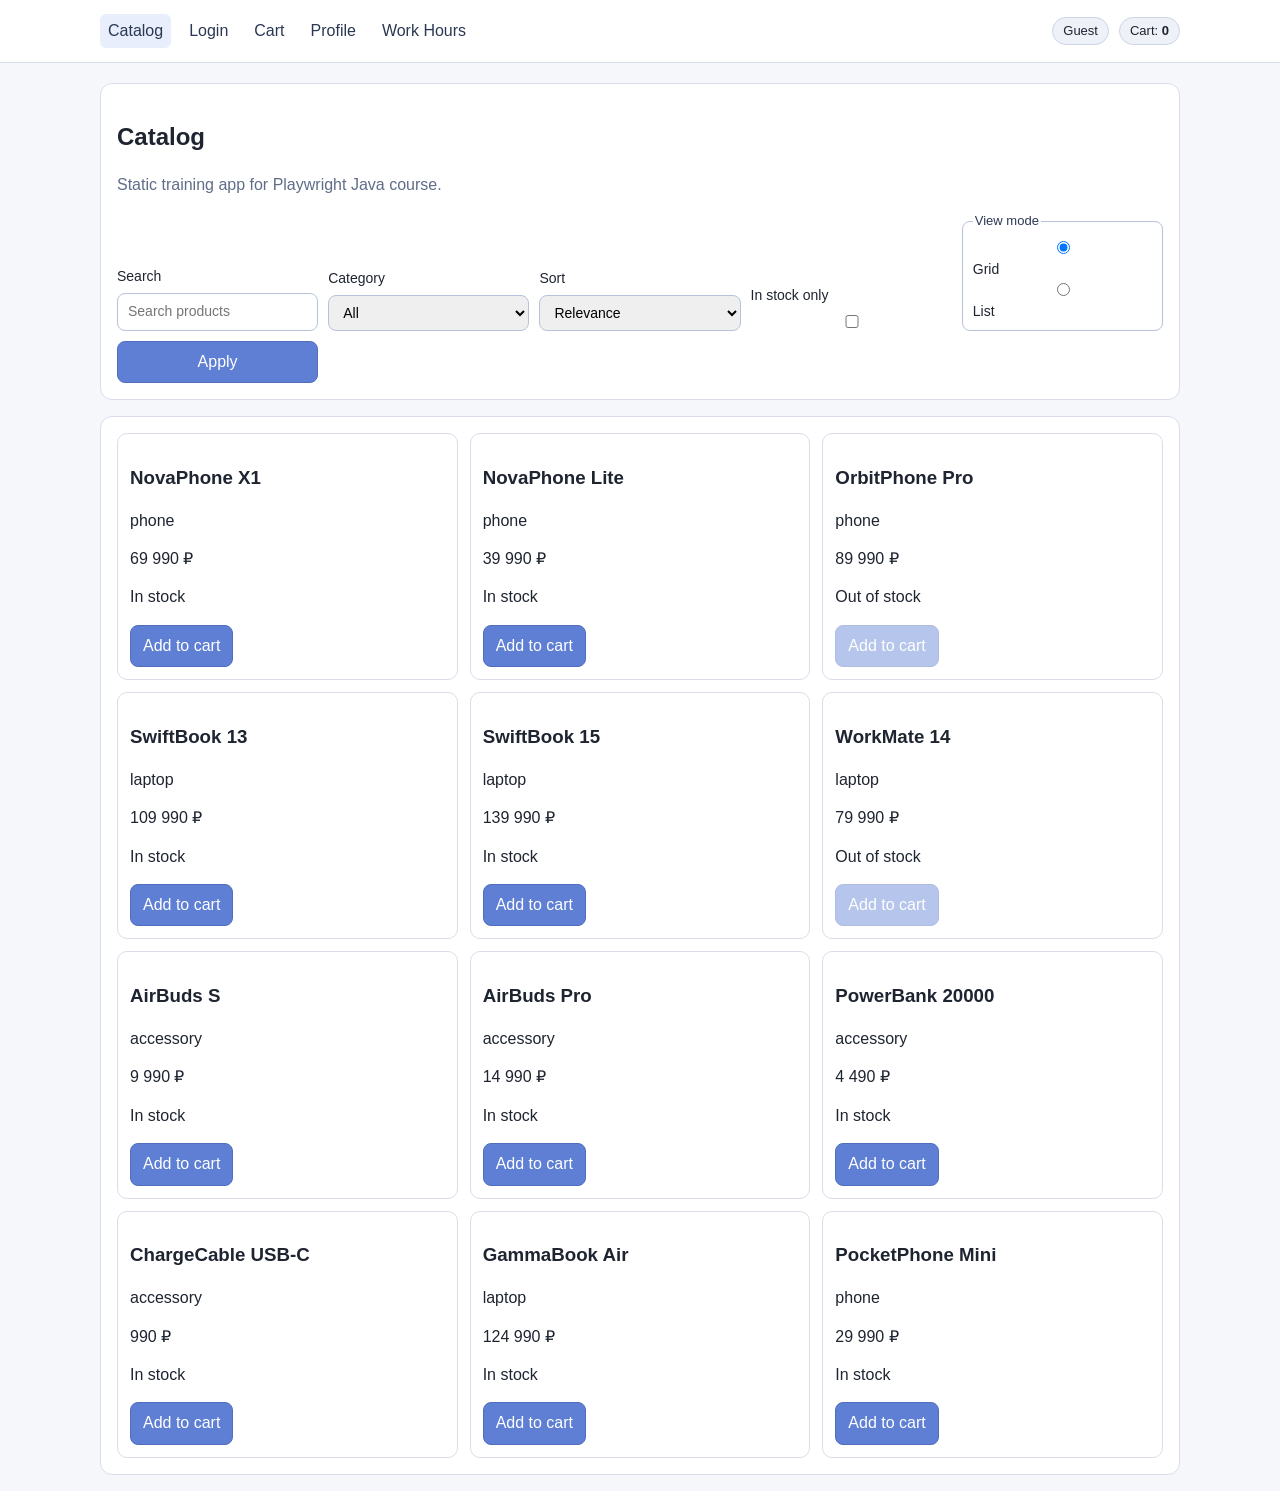
<file: index.html>
<!doctype html>
<html lang="en">
  <head>
    <meta charset="UTF-8" />
    <meta name="viewport" content="width=device-width, initial-scale=1.0" />
    <title>Training App - Catalog</title>
    <link rel="stylesheet" href="./assets/css/styles.css" />
  </head>
  <body>
    <header class="site-header">
      <div class="container header-row">
        <nav class="nav" aria-label="Main navigation">
          <a data-nav href="index.html">Catalog</a>
          <a data-nav data-nav-auth href="login.html">Login</a>
          <a data-nav href="cart.html">Cart</a>
          <a data-nav href="profile.html">Profile</a>
          <a data-nav href="work-hours.html">Work Hours</a>
        </nav>
        <div class="header-meta">
          <img
            class="header-avatar"
            src="./assets/images/profile_picture.png"
            alt="User avatar"
            data-testid="header-avatar"
            hidden
          />
          <span class="badge" data-testid="auth-status-badge">Guest</span>
          <span class="badge">Cart: <strong data-testid="cart-count-badge">0</strong></span>
        </div>
      </div>
    </header>

    <main class="container">
      <section class="panel">
        <h1>Catalog</h1>
        <p class="muted">Static training app for Playwright Java course.</p>
        <div class="toolbar">
          <label>
            Search
            <input type="text" placeholder="Search products" data-testid="search-input" />
          </label>
          <label>
            Category
            <select data-testid="category-select">
              <option value="all">All</option>
              <option value="phone">Phone</option>
              <option value="laptop">Laptop</option>
              <option value="accessory">Accessory</option>
            </select>
          </label>
          <label>
            Sort
            <select data-testid="sort-select">
              <option value="relevance">Relevance</option>
              <option value="price_asc">Price asc</option>
              <option value="price_desc">Price desc</option>
              <option value="name_asc">Name A-Z</option>
            </select>
          </label>
          <label>
            <span>In stock only</span>
            <input type="checkbox" data-testid="in-stock-checkbox" />
          </label>
          <fieldset>
            <legend>View mode</legend>
            <label>
              <input type="radio" name="view-mode" value="grid" data-testid="view-mode-grid" checked />
              Grid
            </label>
            <label>
              <input type="radio" name="view-mode" value="list" data-testid="view-mode-list" />
              List
            </label>
          </fieldset>
          <button type="button" data-testid="apply-filters-btn">Apply</button>
        </div>
      </section>

      <section class="panel">
        <p data-testid="loading-spinner">Loading products...</p>
        <p data-testid="empty-state" hidden>No products found.</p>
        <div class="grid" data-testid="products-grid"></div>
      </section>
    </main>

    <script type="module" src="./assets/js/app.js"></script>
    <script type="module" src="./assets/js/pages/index.js"></script>
  </body>
</html>
</file>
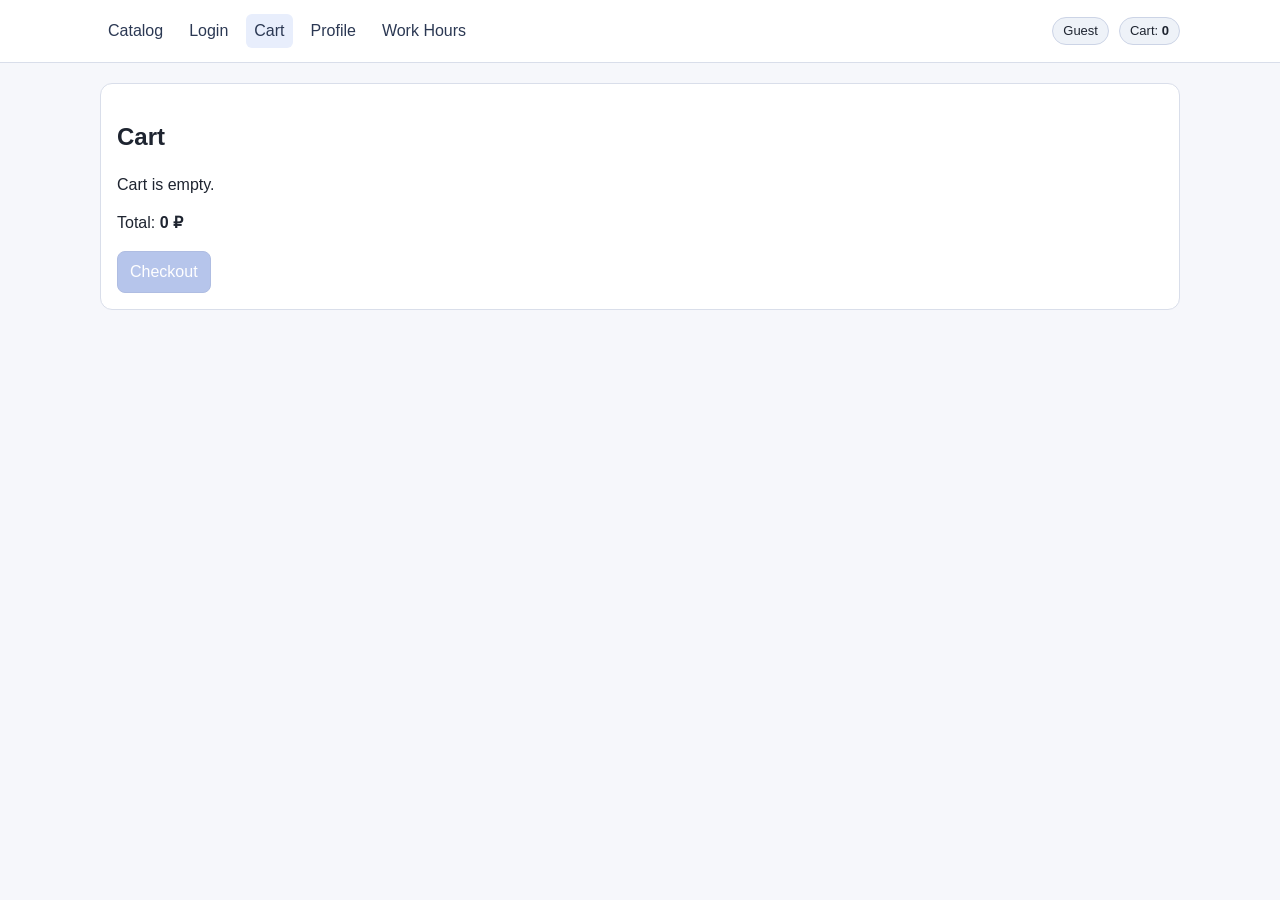
<file: cart.html>
<!doctype html>
<html lang="en">
  <head>
    <meta charset="UTF-8" />
    <meta name="viewport" content="width=device-width, initial-scale=1.0" />
    <title>Training App - Cart</title>
    <link rel="stylesheet" href="./assets/css/styles.css" />
  </head>
  <body>
    <header class="site-header">
      <div class="container header-row">
        <nav class="nav" aria-label="Main navigation">
          <a data-nav href="index.html">Catalog</a>
          <a data-nav data-nav-auth href="login.html">Login</a>
          <a data-nav href="cart.html">Cart</a>
          <a data-nav href="profile.html">Profile</a>
          <a data-nav href="work-hours.html">Work Hours</a>
        </nav>
        <div class="header-meta">
          <img
            class="header-avatar"
            src="./assets/images/profile_picture.png"
            alt="User avatar"
            data-testid="header-avatar"
            hidden
          />
          <span class="badge" data-testid="auth-status-badge">Guest</span>
          <span class="badge">Cart: <strong data-testid="cart-count-badge">0</strong></span>
        </div>
      </div>
    </header>

    <main class="container">
      <section class="panel">
        <h1>Cart</h1>
        <ul data-testid="cart-list"></ul>
        <p data-testid="cart-empty-state">Cart is empty.</p>
        <p>Total: <strong data-testid="cart-total">0 ₽</strong></p>
        <button type="button" data-testid="checkout-btn">Checkout</button>
      </section>
    </main>

    <script type="module" src="./assets/js/app.js"></script>
    <script type="module" src="./assets/js/pages/cart.js"></script>
  </body>
</html>
</file>
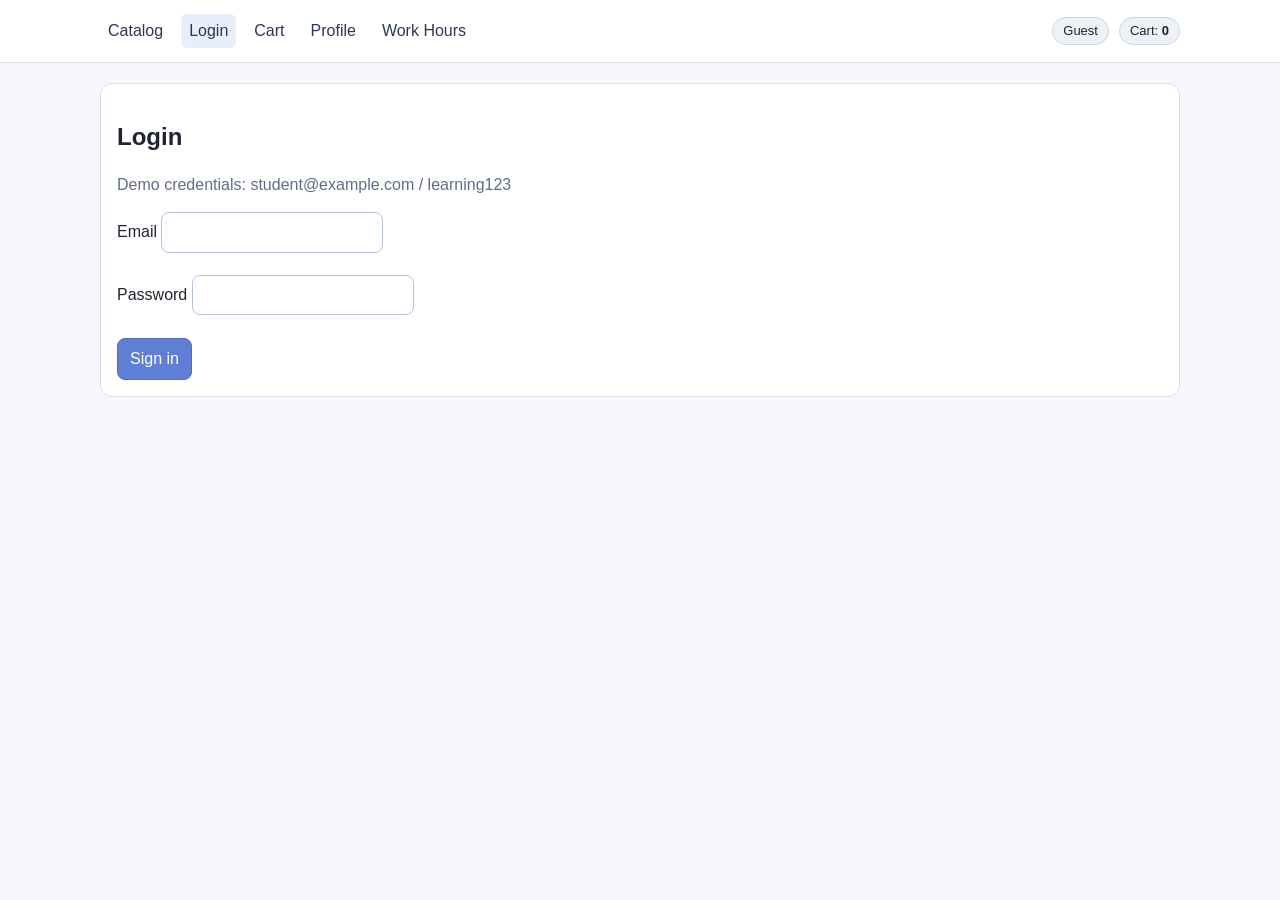
<file: login.html>
<!doctype html>
<html lang="en">
  <head>
    <meta charset="UTF-8" />
    <meta name="viewport" content="width=device-width, initial-scale=1.0" />
    <title>Training App - Login</title>
    <link rel="stylesheet" href="./assets/css/styles.css" />
  </head>
  <body>
    <header class="site-header">
      <div class="container header-row">
        <nav class="nav" aria-label="Main navigation">
          <a data-nav href="index.html">Catalog</a>
          <a data-nav data-nav-auth href="login.html">Login</a>
          <a data-nav href="cart.html">Cart</a>
          <a data-nav href="profile.html">Profile</a>
          <a data-nav href="work-hours.html">Work Hours</a>
        </nav>
        <div class="header-meta">
          <img
            class="header-avatar"
            src="./assets/images/profile_picture.png"
            alt="User avatar"
            data-testid="header-avatar"
            hidden
          />
          <span class="badge" data-testid="auth-status-badge">Guest</span>
          <span class="badge">Cart: <strong data-testid="cart-count-badge">0</strong></span>
        </div>
      </div>
    </header>

    <main class="container">
      <section class="panel">
        <h1>Login</h1>
        <p class="muted">Demo credentials: student@example.com / learning123</p>
        <p class="alert error" data-testid="login-error-alert" hidden></p>
        <p class="alert success" data-testid="login-success-toast" hidden>Login successful.</p>
        <form data-testid="login-form">
          <label>
            Email
            <input type="email" data-testid="login-email-input" autocomplete="username" />
          </label>
          <br /><br />
          <label>
            Password
            <input type="password" data-testid="login-password-input" autocomplete="current-password" />
          </label>
          <br /><br />
          <button type="submit" data-testid="login-submit-btn">Sign in</button>
        </form>
      </section>
    </main>

    <script type="module" src="./assets/js/app.js"></script>
    <script type="module" src="./assets/js/pages/login.js"></script>
  </body>
</html>
</file>
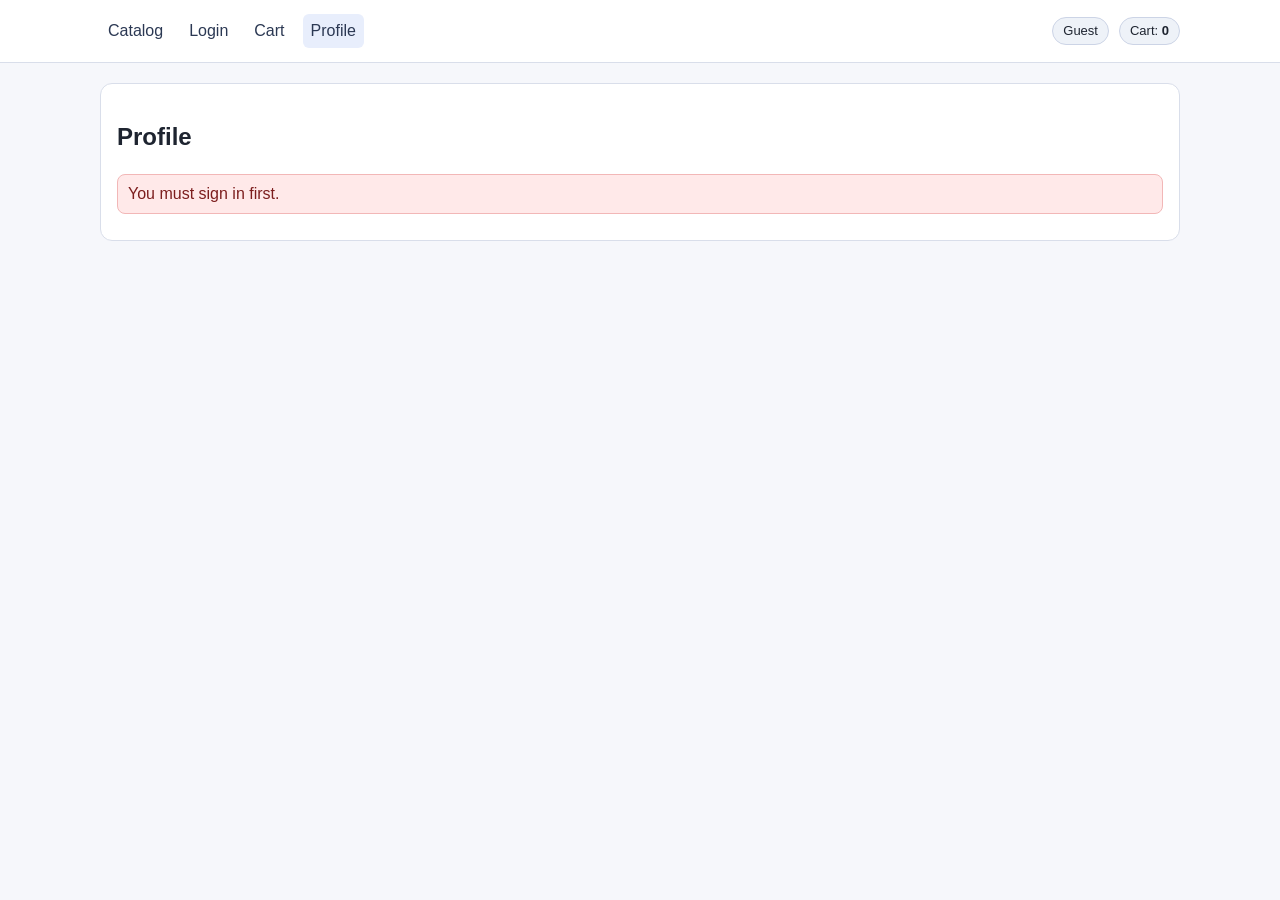
<file: profile.html>
<!doctype html>
<html lang="en">
  <head>
    <meta charset="UTF-8" />
    <meta name="viewport" content="width=device-width, initial-scale=1.0" />
    <title>Training App - Profile</title>
    <link rel="stylesheet" href="./assets/css/styles.css" />
  </head>
  <body>
    <header class="site-header">
      <div class="container header-row">
        <nav class="nav" aria-label="Main navigation">
          <a data-nav href="index.html">Catalog</a>
          <a data-nav data-nav-auth href="login.html">Login</a>
          <a data-nav href="cart.html">Cart</a>
          <a data-nav href="profile.html">Profile</a>
        </nav>
        <div class="header-meta">
          <img
            class="header-avatar"
            src="./assets/images/profile_picture.png"
            alt="User avatar"
            data-testid="header-avatar"
            hidden
          />
          <span class="badge" data-testid="auth-status-badge">Guest</span>
          <span class="badge">Cart: <strong data-testid="cart-count-badge">0</strong></span>
        </div>
      </div>
    </header>

    <main class="container">
      <section class="panel">
        <h1>Profile</h1>
        <p class="alert error" data-testid="auth-required-banner" hidden>
          You must sign in first.
        </p>
        <div data-testid="profile-card" hidden>
          <img
            class="profile-avatar"
            src="./assets/images/profile_picture.png"
            alt="Profile picture"
            data-testid="profile-avatar"
          />
          <p>Email: <strong data-testid="profile-email"></strong></p>
          <p>Role: <strong data-testid="profile-role"></strong></p>
          <button type="button" data-testid="logout-btn">Logout</button>
        </div>
      </section>
    </main>

    <script type="module" src="./assets/js/app.js"></script>
    <script type="module" src="./assets/js/pages/profile.js"></script>
  </body>
</html>
</file>
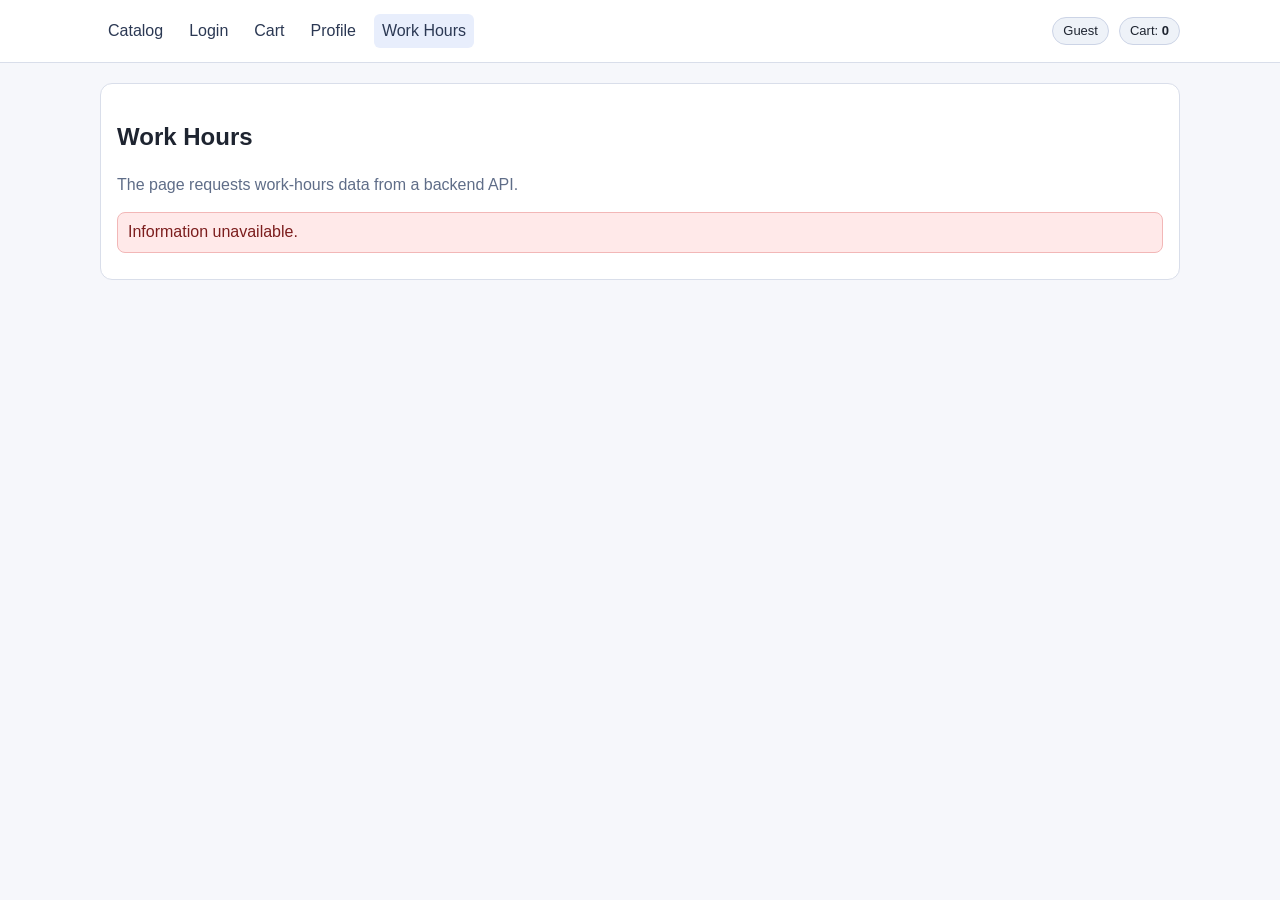
<file: work-hours.html>
<!doctype html>
<html lang="en">
  <head>
    <meta charset="UTF-8" />
    <meta name="viewport" content="width=device-width, initial-scale=1.0" />
    <title>Training App - Work Hours</title>
    <link rel="stylesheet" href="./assets/css/styles.css" />
  </head>
  <body>
    <header class="site-header">
      <div class="container header-row">
        <nav class="nav" aria-label="Main navigation">
          <a data-nav href="index.html">Catalog</a>
          <a data-nav data-nav-auth href="login.html">Login</a>
          <a data-nav href="cart.html">Cart</a>
          <a data-nav href="profile.html">Profile</a>
          <a data-nav href="work-hours.html">Work Hours</a>
        </nav>
        <div class="header-meta">
          <img
            class="header-avatar"
            src="./assets/images/profile_picture.png"
            alt="User avatar"
            data-testid="header-avatar"
            hidden
          />
          <span class="badge" data-testid="auth-status-badge">Guest</span>
          <span class="badge">Cart: <strong data-testid="cart-count-badge">0</strong></span>
        </div>
      </div>
    </header>

    <main class="container">
      <section class="panel">
        <h1>Work Hours</h1>
        <p class="muted">The page requests work-hours data from a backend API.</p>

        <p data-testid="work-hours-loading">Loading work hours...</p>
        <p class="alert error" data-testid="work-hours-error" hidden>Information unavailable.</p>

        <ul data-testid="work-hours-list" hidden></ul>
      </section>
    </main>

    <script type="module" src="./assets/js/app.js"></script>
    <script type="module" src="./assets/js/pages/work-hours.js"></script>
  </body>
</html>
</file>
<file: assets/css/styles.css>
:root {
  color-scheme: light;
  font-family: Inter, -apple-system, BlinkMacSystemFont, "Segoe UI", Roboto, sans-serif;
  line-height: 1.4;
}

body {
  margin: 0;
  background: #f6f7fb;
  color: #1e2430;
}

.container {
  width: min(1080px, 92vw);
  margin: 0 auto;
}

.site-header {
  background: #ffffff;
  border-bottom: 1px solid #d9deea;
  margin-bottom: 20px;
}

.header-row {
  display: flex;
  align-items: center;
  justify-content: space-between;
  gap: 12px;
  padding: 14px 0;
}

.nav {
  display: flex;
  gap: 10px;
}

.nav a {
  color: #2b3853;
  text-decoration: none;
  padding: 6px 8px;
  border-radius: 6px;
}

.nav a[aria-current="page"] {
  background: #e8eefc;
}

.header-meta {
  display: flex;
  align-items: center;
  gap: 10px;
}

.badge {
  background: #eef2f8;
  border: 1px solid #ccd4e6;
  border-radius: 999px;
  padding: 4px 10px;
  font-size: 13px;
}

.header-avatar {
  width: 30px;
  height: 30px;
  border-radius: 50%;
  object-fit: cover;
  border: 1px solid #ccd4e6;
}

.panel {
  background: #fff;
  border: 1px solid #d9deea;
  border-radius: 12px;
  padding: 16px;
  margin-bottom: 16px;
}

.profile-avatar {
  width: 120px;
  height: 120px;
  object-fit: cover;
  border-radius: 50%;
  border: 2px solid #ccd4e6;
  display: block;
  margin-bottom: 12px;
}

.toolbar {
  display: grid;
  grid-template-columns: repeat(5, minmax(0, 1fr));
  gap: 10px;
  align-items: end;
}

.toolbar label {
  display: flex;
  flex-direction: column;
  gap: 6px;
  font-size: 14px;
}

.toolbar fieldset {
  border: 1px solid #b7c3db;
  border-radius: 8px;
  margin: 0;
  padding: 8px 10px;
}

.toolbar fieldset legend {
  font-size: 13px;
  color: #2b3853;
}

input,
select,
button {
  font: inherit;
}

input,
select {
  border: 1px solid #b7c3db;
  border-radius: 8px;
  padding: 8px 10px;
}

button {
  border: 1px solid #4f6ebf;
  background: #5f7fd4;
  color: #fff;
  border-radius: 8px;
  padding: 9px 12px;
  cursor: pointer;
}

button:disabled {
  opacity: 0.45;
  cursor: not-allowed;
}

.grid {
  display: grid;
  grid-template-columns: repeat(3, minmax(0, 1fr));
  gap: 12px;
}

.card {
  border: 1px solid #d9deea;
  border-radius: 10px;
  background: #fff;
  padding: 12px;
}

.cart-row {
  display: flex;
  align-items: center;
  justify-content: space-between;
  border-bottom: 1px solid #e8edf8;
  padding: 10px 0;
}

.cart-row:last-child {
  border-bottom: 0;
}

.alert {
  padding: 8px 10px;
  border-radius: 8px;
  margin-bottom: 10px;
}

.alert.error {
  background: #ffe9e9;
  border: 1px solid #f2b7b7;
  color: #7c1d1d;
}

.alert.success {
  background: #e8f8e8;
  border: 1px solid #b8e1b8;
  color: #1f5f1f;
}

.muted {
  color: #5f6d88;
}

@media (max-width: 900px) {
  .toolbar {
    grid-template-columns: 1fr;
  }
  .grid {
    grid-template-columns: 1fr;
  }
}
</file>
